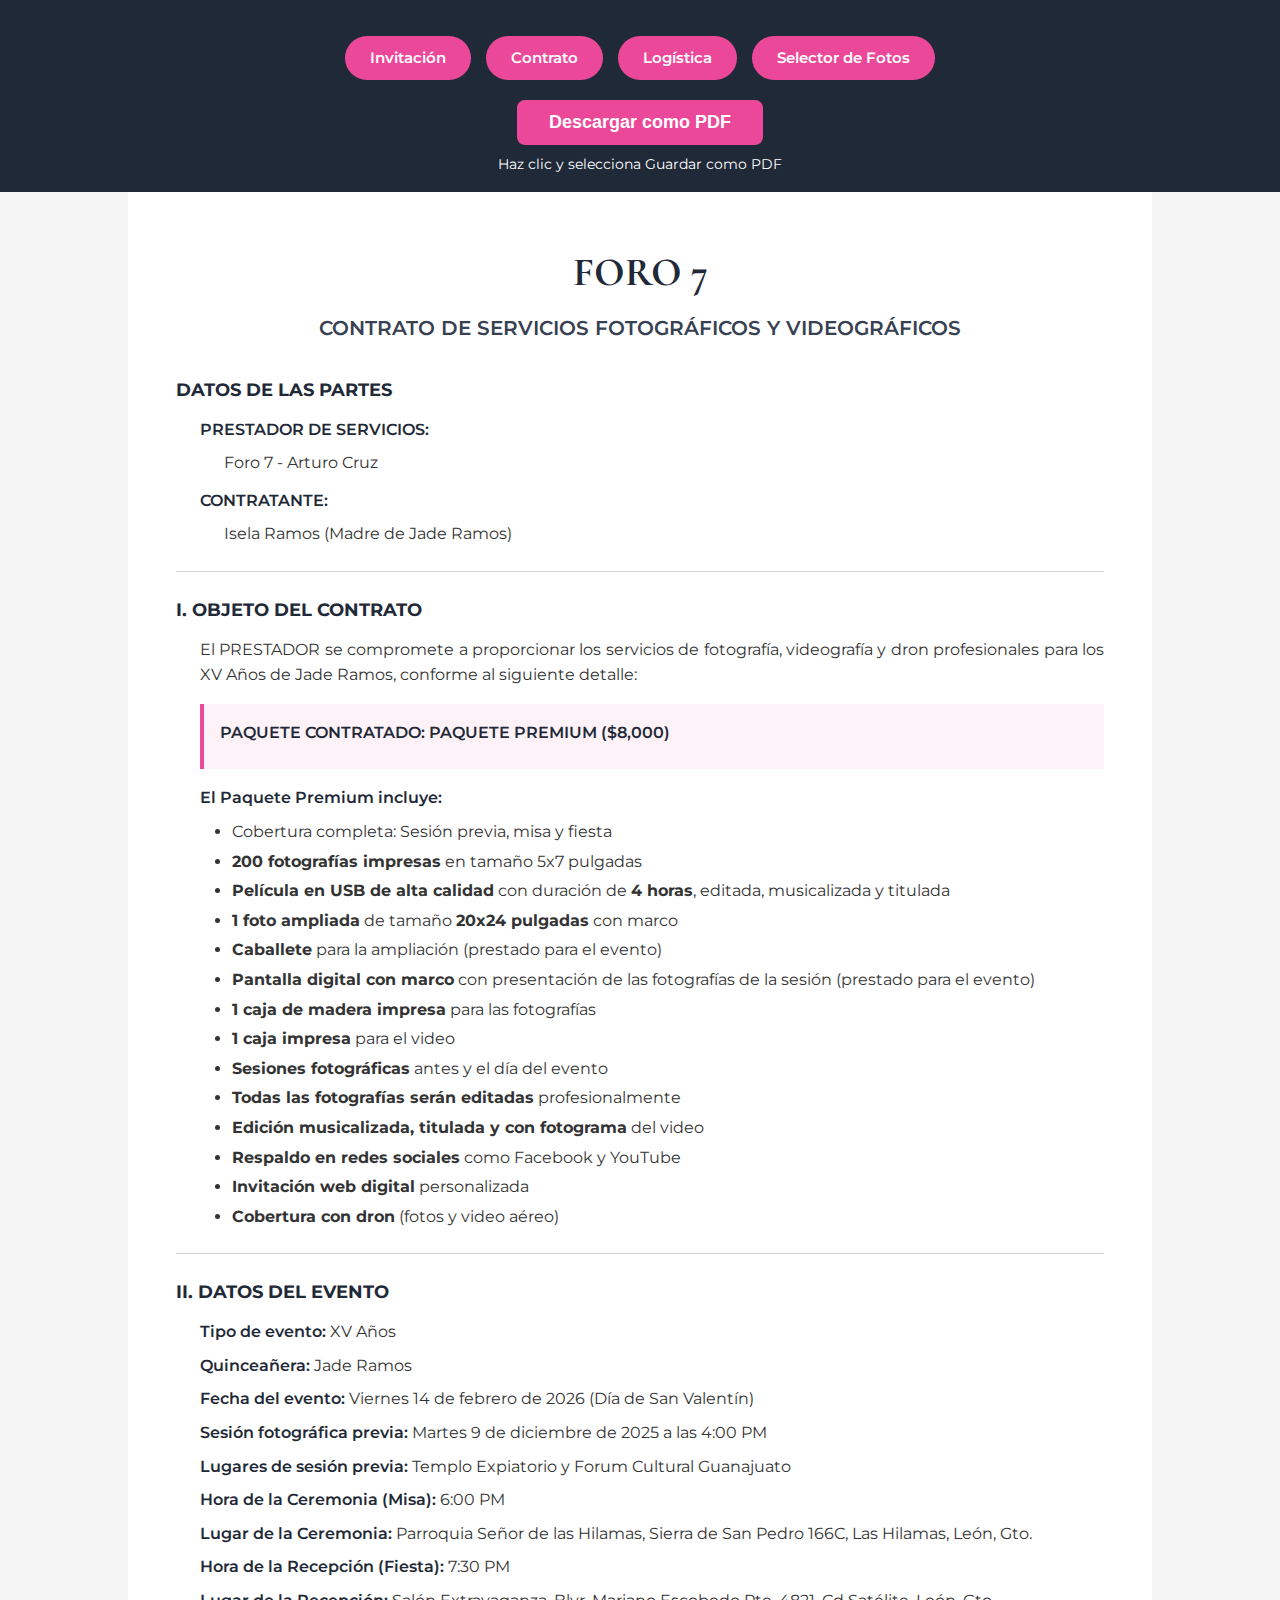
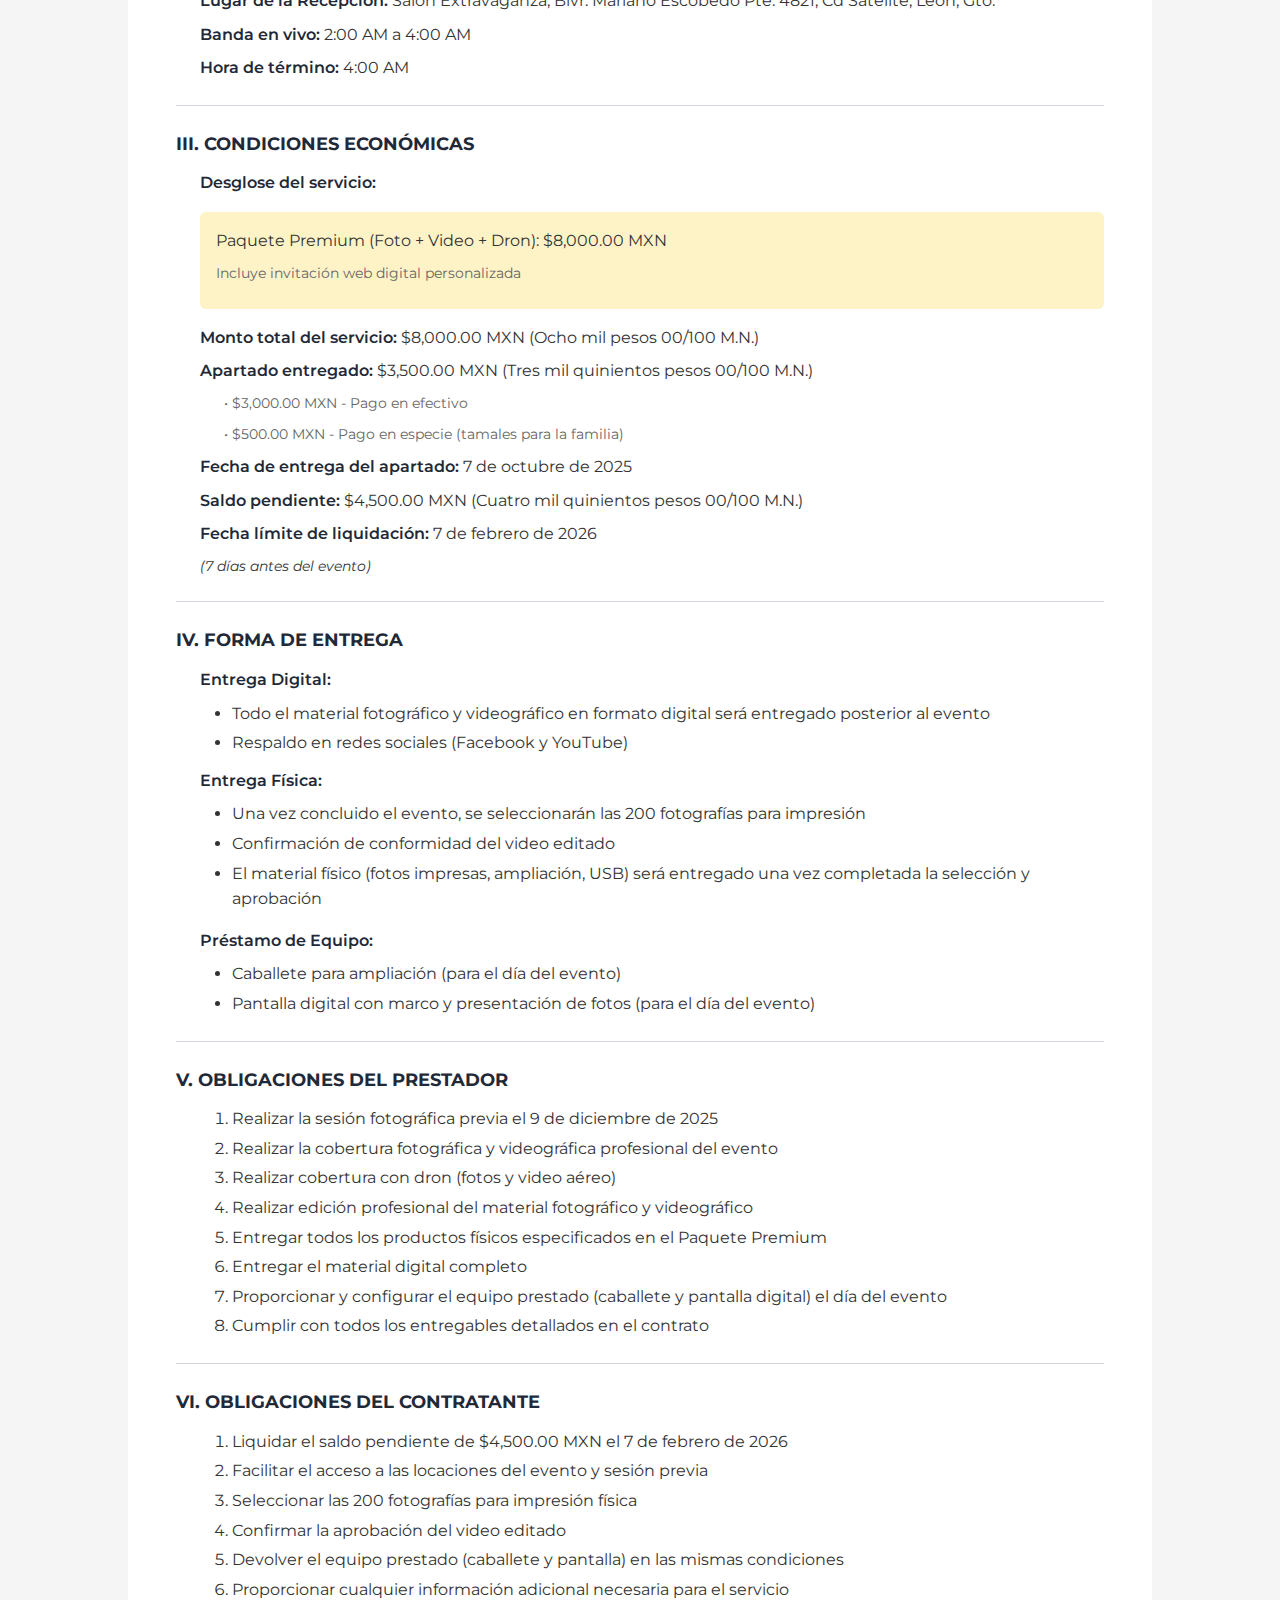
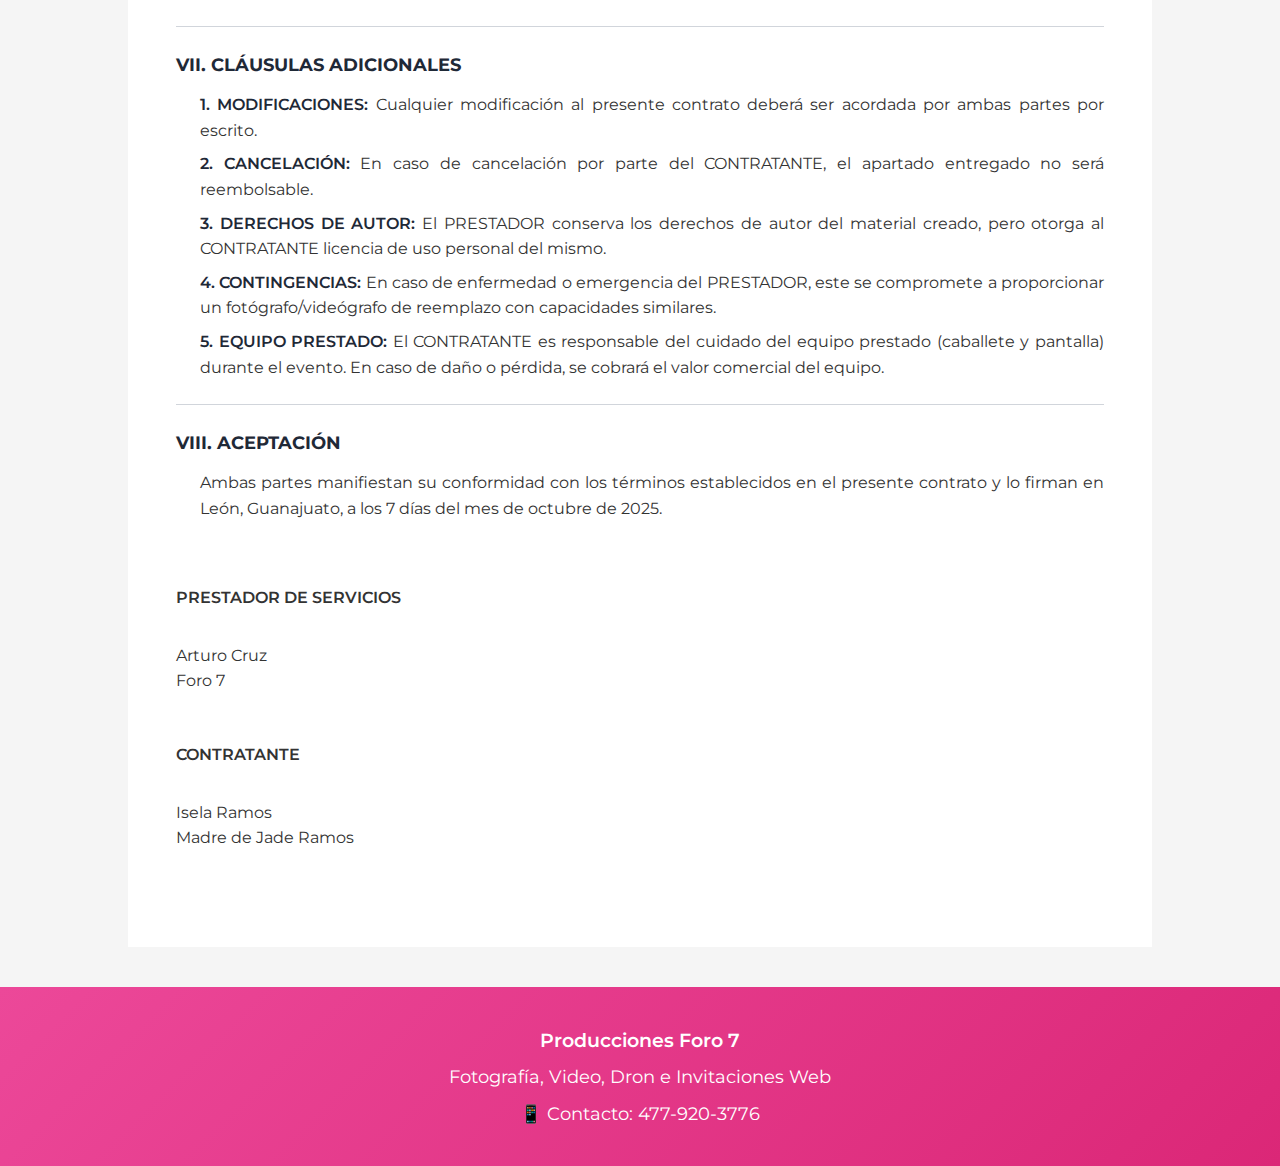
<file: contrato.html>
<!DOCTYPE html>
<html lang="es">
<head>
    <meta charset="UTF-8">
    <meta name="viewport" content="width=device-width, initial-scale=1.0">
    <title>Contrato - XV Años de Jade Ramos | Foro 7</title>
    <meta name="description" content="Contrato de servicios fotográficos y videográficos - XV Años de Jade Ramos">
    <link rel="icon" type="image/svg+xml" href="favicon.svg">
    <link href="https://fonts.googleapis.com/css2?family=Cormorant+Garamond:wght@300;400;600&family=Montserrat:wght@300;400&display=swap" rel="stylesheet">
    <style>
        * {
            margin: 0;
            padding: 0;
            box-sizing: border-box;
        }

        body {
            font-family: 'Montserrat', sans-serif;
            background-color: #f5f5f5;
            color: #333;
            line-height: 1.6;
        }

        .print-header {
            background-color: #1f2937;
            padding: 1rem;
            text-align: center;
        }

        .print-button {
            background-color: #ec4899;
            color: white;
            padding: 0.75rem 2rem;
            border: none;
            border-radius: 0.5rem;
            font-size: 1.125rem;
            font-weight: 600;
            cursor: pointer;
            transition: background-color 0.3s;
        }

        .print-button:hover {
            background-color: #db2777;
        }

        .print-info {
            color: white;
            margin-top: 0.5rem;
            font-size: 0.875rem;
        }

        .contract-container {
            max-width: 1024px;
            margin: 0 auto;
            background: white;
            padding: 3rem;
        }

        .contract-header {
            text-align: center;
            margin-bottom: 2rem;
        }

        .contract-title {
            font-size: 2.5rem;
            font-weight: bold;
            margin-bottom: 0.5rem;
            color: #1f2937;
            font-family: 'Cormorant Garamond', serif;
        }

        .contract-subtitle {
            font-size: 1.25rem;
            font-weight: 600;
            color: #374151;
        }

        .section {
            margin-bottom: 1.5rem;
        }

        .section-title {
            font-size: 1.125rem;
            font-weight: bold;
            margin-bottom: 0.75rem;
            color: #1f2937;
        }

        .section-content {
            margin-left: 1.5rem;
        }

        .section-content p {
            margin-bottom: 0.5rem;
        }

        .section-content ul, .section-content ol {
            margin-left: 2rem;
            margin-bottom: 0.75rem;
        }

        .section-content li {
            margin-bottom: 0.25rem;
        }

        .highlight {
            font-weight: 600;
            color: #1f2937;
        }

        .divider {
            border: none;
            border-top: 1px solid #d1d5db;
            margin: 1.5rem 0;
        }

        .signatures {
            margin-top: 4rem;
        }

        .signature-section {
            margin-bottom: 3rem;
        }

        .signature-title {
            font-weight: 600;
            margin-bottom: 2rem;
        }

        .text-justify {
            text-align: justify;
        }

        .package-details {
            background-color: #fdf2f8;
            padding: 1rem;
            border-left: 4px solid #ec4899;
            margin: 1rem 0;
        }

        .price-breakdown {
            background-color: #fef3c7;
            padding: 1rem;
            border-radius: 0.375rem;
            margin: 1rem 0;
        }

        .nav-links {
            display: flex;
            justify-content: center;
            gap: 15px;
            margin: 20px 0;
            flex-wrap: wrap;
        }

        .nav-links a {
            display: inline-block;
            background: #ec4899;
            color: white;
            padding: 10px 25px;
            border-radius: 25px;
            text-decoration: none;
            transition: all 0.3s;
            font-size: 0.95em;
            font-weight: 600;
        }

        .nav-links a:hover {
            background: #db2777;
            transform: translateY(-2px);
            box-shadow: 0 5px 15px rgba(236, 72, 153, 0.3);
        }

        @media print {
            .print-header {
                display: none !important;
            }

            .nav-links {
                display: none !important;
            }

            body {
                margin: 0;
                padding: 0;
                background: white;
            }

            .contract-container {
                padding: 2rem;
                box-shadow: none;
            }

            @page {
                margin: 2cm;
            }

            .section {
                break-inside: avoid;
            }

            .signatures {
                page-break-before: auto;
            }
        }

        @media (max-width: 768px) {
            .contract-container {
                padding: 1.5rem;
            }

            .contract-title {
                font-size: 2rem;
            }
        }

        .footer {
            background: linear-gradient(135deg, #ec4899 0%, #db2777 100%);
            color: white;
            text-align: center;
            padding: 30px 20px;
            margin-top: 40px;
        }

        .footer p {
            margin: 8px 0;
            font-size: 1.1rem;
        }

        .footer .company-name {
            font-weight: 600;
            font-size: 1.2rem;
        }
    </style>
</head>
<body>
    <div class="print-header">
        <div class="nav-links">
            <a href="index.html">Invitación</a>
            <a href="contrato.html">Contrato</a>
            <a href="logistica.html">Logística</a>
            <a href="selector.html">Selector de Fotos</a>
        </div>
        <button class="print-button" onclick="window.print()">
            Descargar como PDF
        </button>
        <p class="print-info">
            Haz clic y selecciona Guardar como PDF
        </p>
    </div>

    <div class="contract-container">
        <div class="contract-header">
            <h1 class="contract-title">FORO 7</h1>
            <h2 class="contract-subtitle">CONTRATO DE SERVICIOS FOTOGRÁFICOS Y VIDEOGRÁFICOS</h2>
        </div>

        <div class="section">
            <h3 class="section-title">DATOS DE LAS PARTES</h3>
            <div class="section-content">
                <p><span class="highlight">PRESTADOR DE SERVICIOS:</span></p>
                <p style="margin-left: 1.5rem; margin-bottom: 0.75rem;">Foro 7 - Arturo Cruz</p>
                <p><span class="highlight">CONTRATANTE:</span></p>
                <p style="margin-left: 1.5rem;">Isela Ramos (Madre de Jade Ramos)</p>
            </div>
        </div>

        <hr class="divider">

        <div class="section">
            <h3 class="section-title">I. OBJETO DEL CONTRATO</h3>
            <div class="section-content">
                <p class="text-justify">
                    El PRESTADOR se compromete a proporcionar los servicios de fotografía, videografía y dron profesionales para los XV Años de Jade Ramos, conforme al siguiente detalle:
                </p>

                <div class="package-details">
                    <p class="highlight">PAQUETE CONTRATADO: PAQUETE PREMIUM ($8,000)</p>
                </div>

                <p class="highlight" style="margin-top: 1rem; margin-bottom: 0.5rem;">El Paquete Premium incluye:</p>
                <ul>
                    <li>Cobertura completa: Sesión previa, misa y fiesta</li>
                    <li><strong>200 fotografías impresas</strong> en tamaño 5x7 pulgadas</li>
                    <li><strong>Película en USB de alta calidad</strong> con duración de <strong>4 horas</strong>, editada, musicalizada y titulada</li>
                    <li><strong>1 foto ampliada</strong> de tamaño <strong>20x24 pulgadas</strong> con marco</li>
                    <li><strong>Caballete</strong> para la ampliación (prestado para el evento)</li>
                    <li><strong>Pantalla digital con marco</strong> con presentación de las fotografías de la sesión (prestado para el evento)</li>
                    <li><strong>1 caja de madera impresa</strong> para las fotografías</li>
                    <li><strong>1 caja impresa</strong> para el video</li>
                    <li><strong>Sesiones fotográficas</strong> antes y el día del evento</li>
                    <li><strong>Todas las fotografías serán editadas</strong> profesionalmente</li>
                    <li><strong>Edición musicalizada, titulada y con fotograma</strong> del video</li>
                    <li><strong>Respaldo en redes sociales</strong> como Facebook y YouTube</li>
                    <li><strong>Invitación web digital</strong> personalizada</li>
                    <li><strong>Cobertura con dron</strong> (fotos y video aéreo)</li>
                </ul>
            </div>
        </div>

        <hr class="divider">

        <div class="section">
            <h3 class="section-title">II. DATOS DEL EVENTO</h3>
            <div class="section-content">
                <p><span class="highlight">Tipo de evento:</span> XV Años</p>
                <p><span class="highlight">Quinceañera:</span> Jade Ramos</p>
                <p><span class="highlight">Fecha del evento:</span> Viernes 14 de febrero de 2026 (Día de San Valentín)</p>
                <p><span class="highlight">Sesión fotográfica previa:</span> Martes 9 de diciembre de 2025 a las 4:00 PM</p>
                <p><span class="highlight">Lugares de sesión previa:</span> Templo Expiatorio y Forum Cultural Guanajuato</p>
                <p><span class="highlight">Hora de la Ceremonia (Misa):</span> 6:00 PM</p>
                <p><span class="highlight">Lugar de la Ceremonia:</span> Parroquia Señor de las Hilamas, Sierra de San Pedro 166C, Las Hilamas, León, Gto.</p>
                <p><span class="highlight">Hora de la Recepción (Fiesta):</span> 7:30 PM</p>
                <p><span class="highlight">Lugar de la Recepción:</span> Salón Extravaganza, Blvr. Mariano Escobedo Pte. 4821, Cd Satélite, León, Gto.</p>
                <p><span class="highlight">Banda en vivo:</span> 2:00 AM a 4:00 AM</p>
                <p><span class="highlight">Hora de término:</span> 4:00 AM</p>
            </div>
        </div>

        <hr class="divider">

        <div class="section">
            <h3 class="section-title">III. CONDICIONES ECONÓMICAS</h3>
            <div class="section-content">
                <p class="highlight" style="margin-bottom: 0.5rem;">Desglose del servicio:</p>
                <div class="price-breakdown">
                    <p>Paquete Premium (Foto + Video + Dron): $8,000.00 MXN</p>
                    <p style="font-size: 0.9em; color: #666; margin-top: 5px;">Incluye invitación web digital personalizada</p>
                </div>

                <p><span class="highlight">Monto total del servicio:</span> $8,000.00 MXN (Ocho mil pesos 00/100 M.N.)</p>
                <p><span class="highlight">Apartado entregado:</span> $3,500.00 MXN (Tres mil quinientos pesos 00/100 M.N.)</p>
                <p style="margin-left: 1.5rem; font-size: 0.9em; color: #666;">• $3,000.00 MXN - Pago en efectivo</p>
                <p style="margin-left: 1.5rem; font-size: 0.9em; color: #666;">• $500.00 MXN - Pago en especie (tamales para la familia)</p>
                <p><span class="highlight">Fecha de entrega del apartado:</span> 7 de octubre de 2025</p>
                <p><span class="highlight">Saldo pendiente:</span> $4,500.00 MXN (Cuatro mil quinientos pesos 00/100 M.N.)</p>
                <p style="margin-top: 0.5rem;"><span class="highlight">Fecha límite de liquidación:</span> 7 de febrero de 2026</p>
                <p style="font-style: italic; font-size: 0.875rem;">(7 días antes del evento)</p>
            </div>
        </div>

        <hr class="divider">

        <div class="section">
            <h3 class="section-title">IV. FORMA DE ENTREGA</h3>
            <div class="section-content">
                <p class="highlight" style="margin-bottom: 0.5rem;">Entrega Digital:</p>
                <ul style="margin-bottom: 0.75rem;">
                    <li>Todo el material fotográfico y videográfico en formato digital será entregado posterior al evento</li>
                    <li>Respaldo en redes sociales (Facebook y YouTube)</li>
                </ul>

                <p class="highlight" style="margin-bottom: 0.5rem;">Entrega Física:</p>
                <ul>
                    <li>Una vez concluido el evento, se seleccionarán las 200 fotografías para impresión</li>
                    <li>Confirmación de conformidad del video editado</li>
                    <li>El material físico (fotos impresas, ampliación, USB) será entregado una vez completada la selección y aprobación</li>
                </ul>

                <p class="highlight" style="margin-top: 1rem; margin-bottom: 0.5rem;">Préstamo de Equipo:</p>
                <ul>
                    <li>Caballete para ampliación (para el día del evento)</li>
                    <li>Pantalla digital con marco y presentación de fotos (para el día del evento)</li>
                </ul>
            </div>
        </div>

        <hr class="divider">

        <div class="section">
            <h3 class="section-title">V. OBLIGACIONES DEL PRESTADOR</h3>
            <div class="section-content">
                <ol>
                    <li>Realizar la sesión fotográfica previa el 9 de diciembre de 2025</li>
                    <li>Realizar la cobertura fotográfica y videográfica profesional del evento</li>
                    <li>Realizar cobertura con dron (fotos y video aéreo)</li>
                    <li>Realizar edición profesional del material fotográfico y videográfico</li>
                    <li>Entregar todos los productos físicos especificados en el Paquete Premium</li>
                    <li>Entregar el material digital completo</li>
                    <li>Proporcionar y configurar el equipo prestado (caballete y pantalla digital) el día del evento</li>
                    <li>Cumplir con todos los entregables detallados en el contrato</li>
                </ol>
            </div>
        </div>

        <hr class="divider">

        <div class="section">
            <h3 class="section-title">VI. OBLIGACIONES DEL CONTRATANTE</h3>
            <div class="section-content">
                <ol>
                    <li>Liquidar el saldo pendiente de $4,500.00 MXN el 7 de febrero de 2026</li>
                    <li>Facilitar el acceso a las locaciones del evento y sesión previa</li>
                    <li>Seleccionar las 200 fotografías para impresión física</li>
                    <li>Confirmar la aprobación del video editado</li>
                    <li>Devolver el equipo prestado (caballete y pantalla) en las mismas condiciones</li>
                    <li>Proporcionar cualquier información adicional necesaria para el servicio</li>
                </ol>
            </div>
        </div>

        <hr class="divider">

        <div class="section">
            <h3 class="section-title">VII. CLÁUSULAS ADICIONALES</h3>
            <div class="section-content">
                <p class="text-justify" style="margin-bottom: 0.5rem;">
                    <span class="highlight">1. MODIFICACIONES:</span> Cualquier modificación al presente contrato deberá ser acordada por ambas partes por escrito.
                </p>

                <p class="text-justify" style="margin-bottom: 0.5rem;">
                    <span class="highlight">2. CANCELACIÓN:</span> En caso de cancelación por parte del CONTRATANTE, el apartado entregado no será reembolsable.
                </p>

                <p class="text-justify" style="margin-bottom: 0.5rem;">
                    <span class="highlight">3. DERECHOS DE AUTOR:</span> El PRESTADOR conserva los derechos de autor del material creado, pero otorga al CONTRATANTE licencia de uso personal del mismo.
                </p>

                <p class="text-justify" style="margin-bottom: 0.5rem;">
                    <span class="highlight">4. CONTINGENCIAS:</span> En caso de enfermedad o emergencia del PRESTADOR, este se compromete a proporcionar un fotógrafo/videógrafo de reemplazo con capacidades similares.
                </p>

                <p class="text-justify" style="margin-bottom: 0.5rem;">
                    <span class="highlight">5. EQUIPO PRESTADO:</span> El CONTRATANTE es responsable del cuidado del equipo prestado (caballete y pantalla) durante el evento. En caso de daño o pérdida, se cobrará el valor comercial del equipo.
                </p>
            </div>
        </div>

        <hr class="divider">

        <div class="section">
            <h3 class="section-title">VIII. ACEPTACIÓN</h3>
            <div class="section-content">
                <p class="text-justify">
                    Ambas partes manifiestan su conformidad con los términos establecidos en el presente contrato y lo firman en León, Guanajuato, a los 7 días del mes de octubre de 2025.
                </p>
            </div>
        </div>

        <div class="signatures">
            <div class="signature-section">
                <p class="signature-title">PRESTADOR DE SERVICIOS</p>
                <div class="signature-line">
                    <p class="signature-name">Arturo Cruz</p>
                    <p class="signature-label">Foro 7</p>
                </div>
            </div>

            <div class="signature-section">
                <p class="signature-title">CONTRATANTE</p>
                <div class="signature-line">
                    <p class="signature-name">Isela Ramos</p>
                    <p class="signature-label">Madre de Jade Ramos</p>
                </div>
            </div>
        </div>
    </div>

    <div class="footer">
        <p class="company-name">Producciones Foro 7</p>
        <p>Fotografía, Video, Dron e Invitaciones Web</p>
        <p>📱 Contacto: 477-920-3776</p>
    </div>
</body>
</html>
</file>
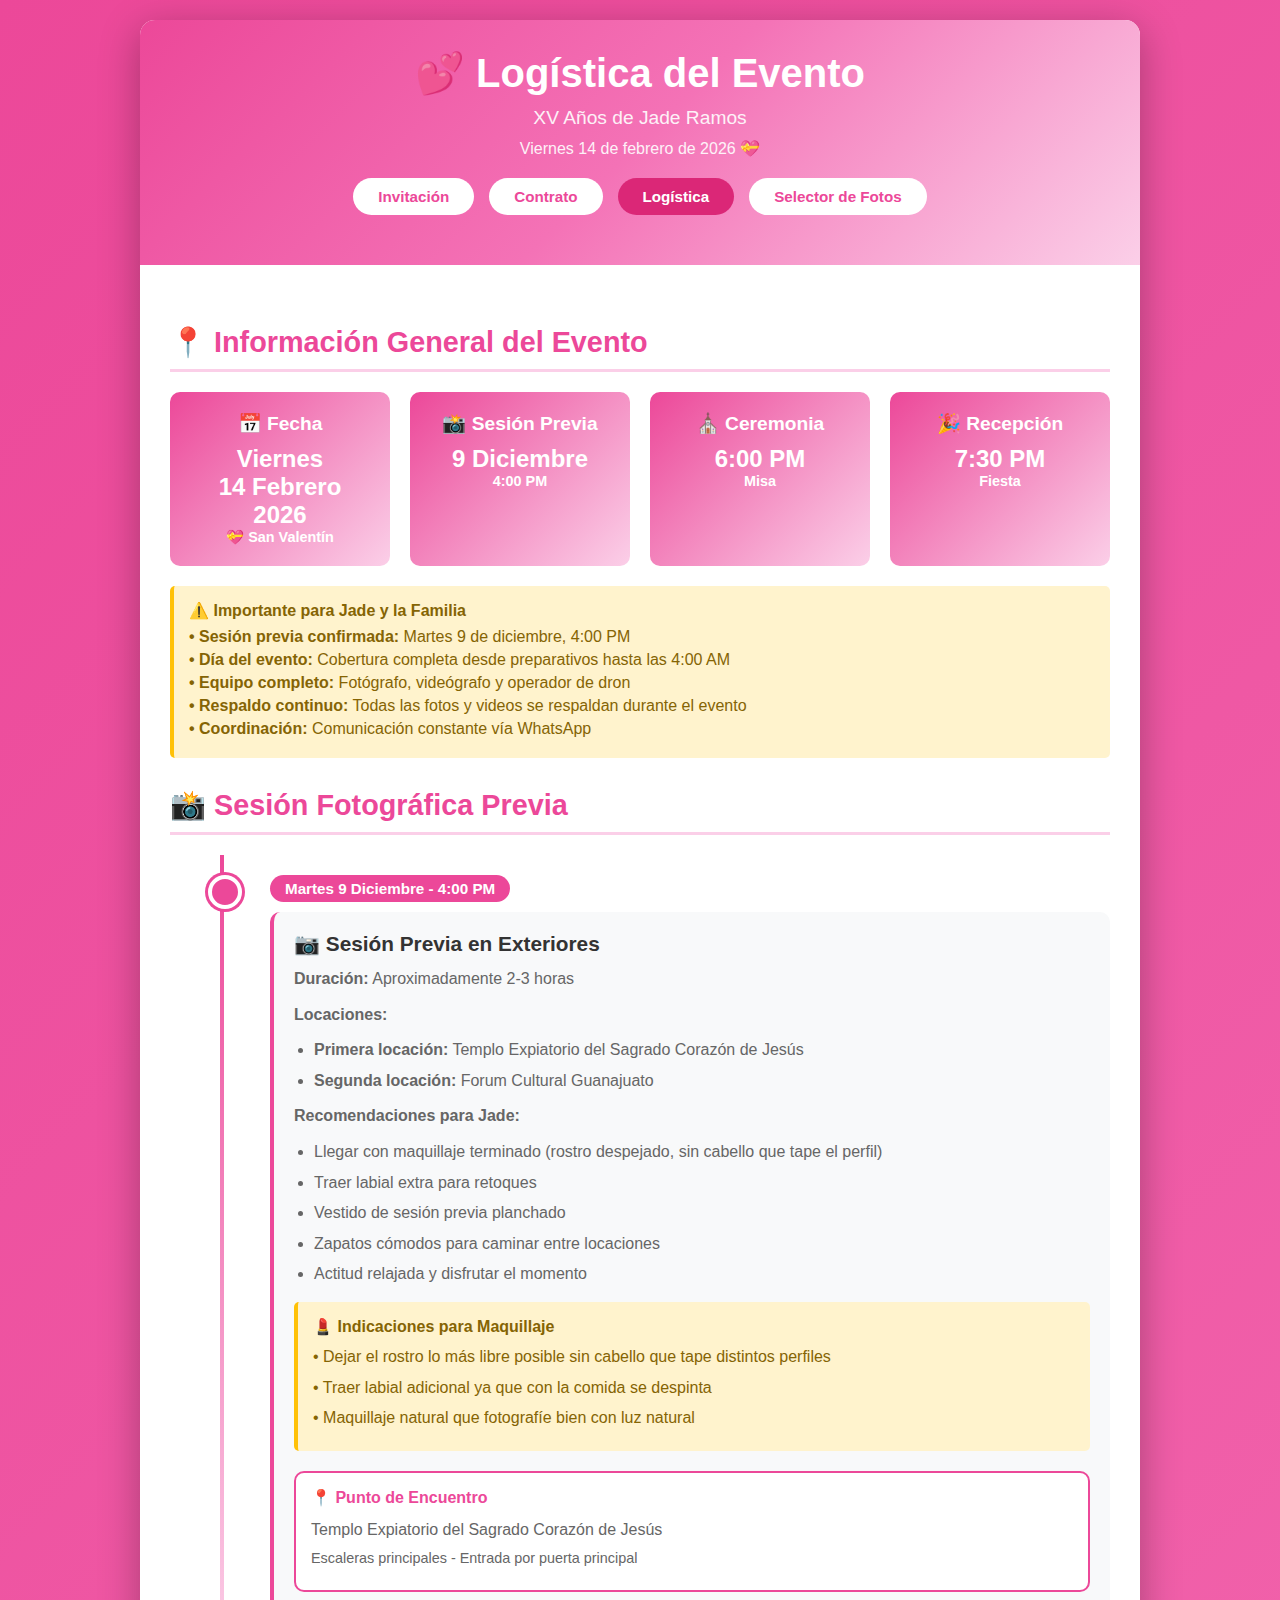
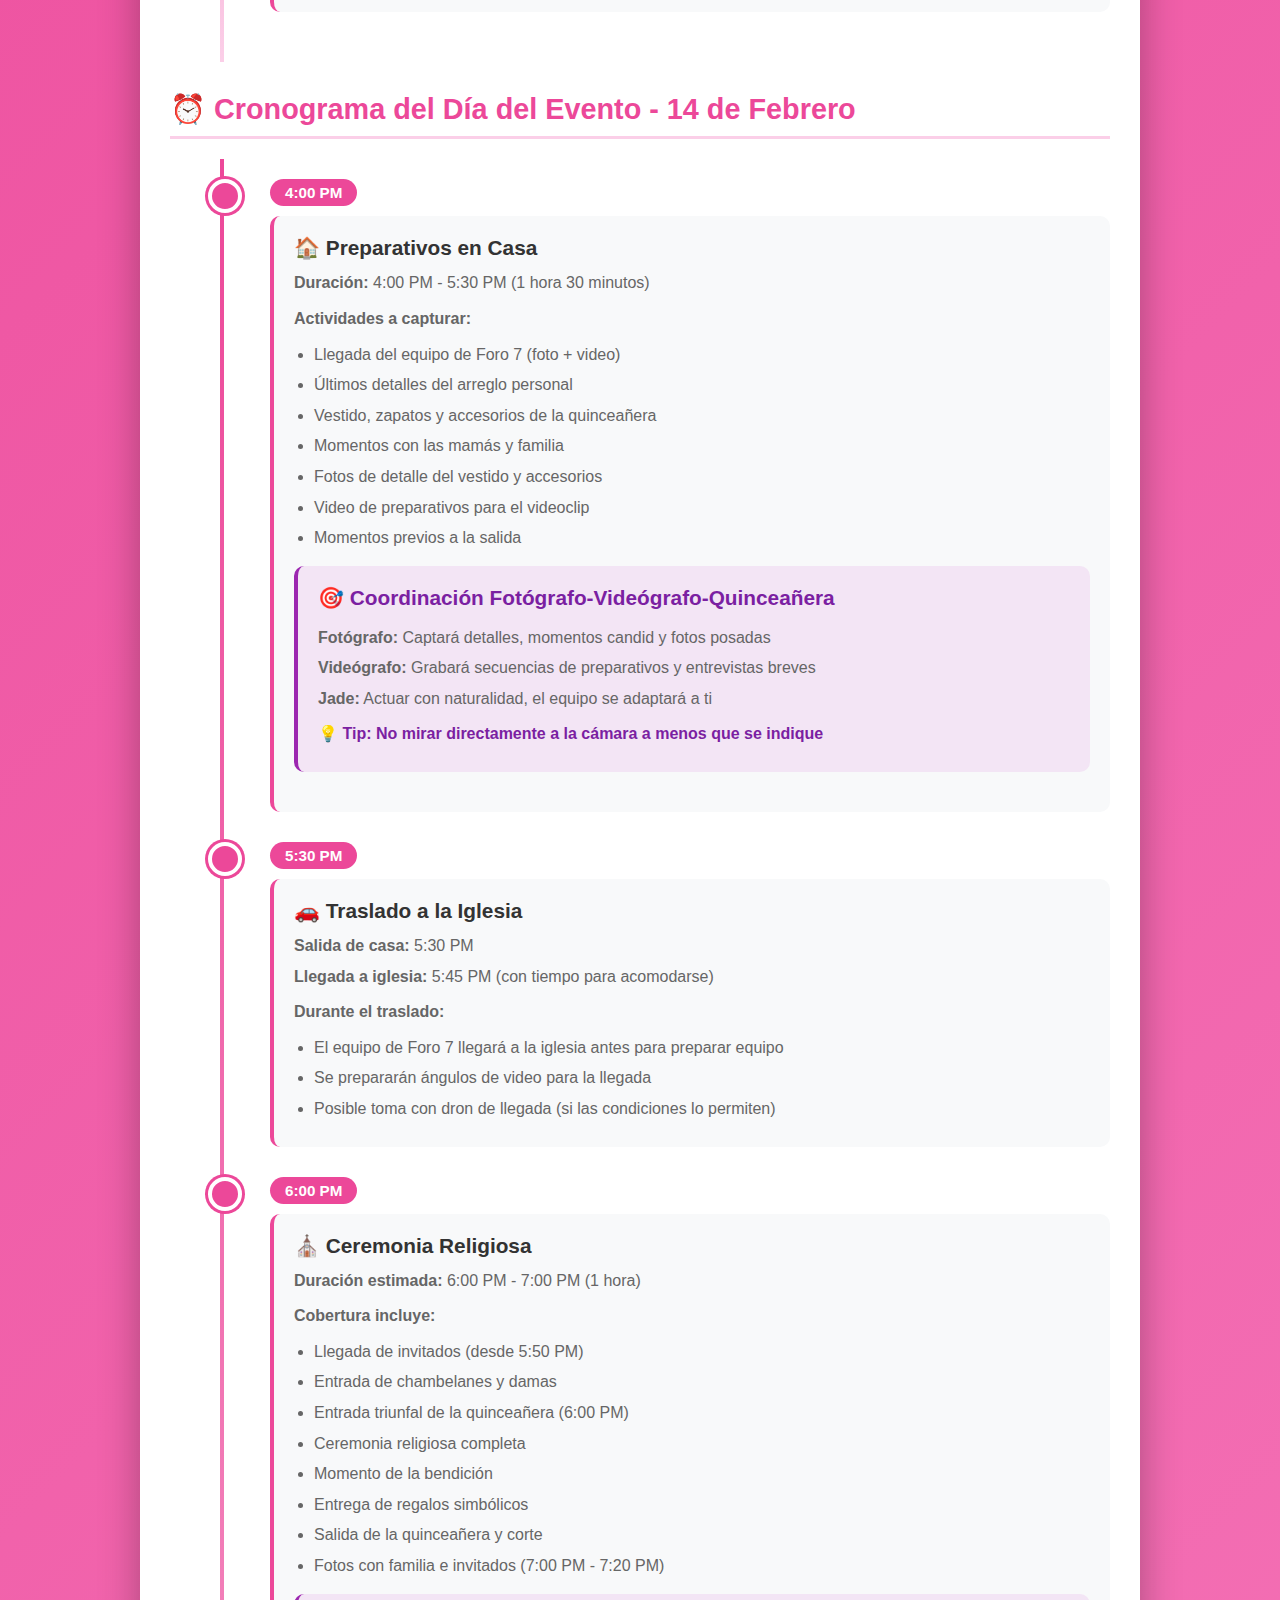
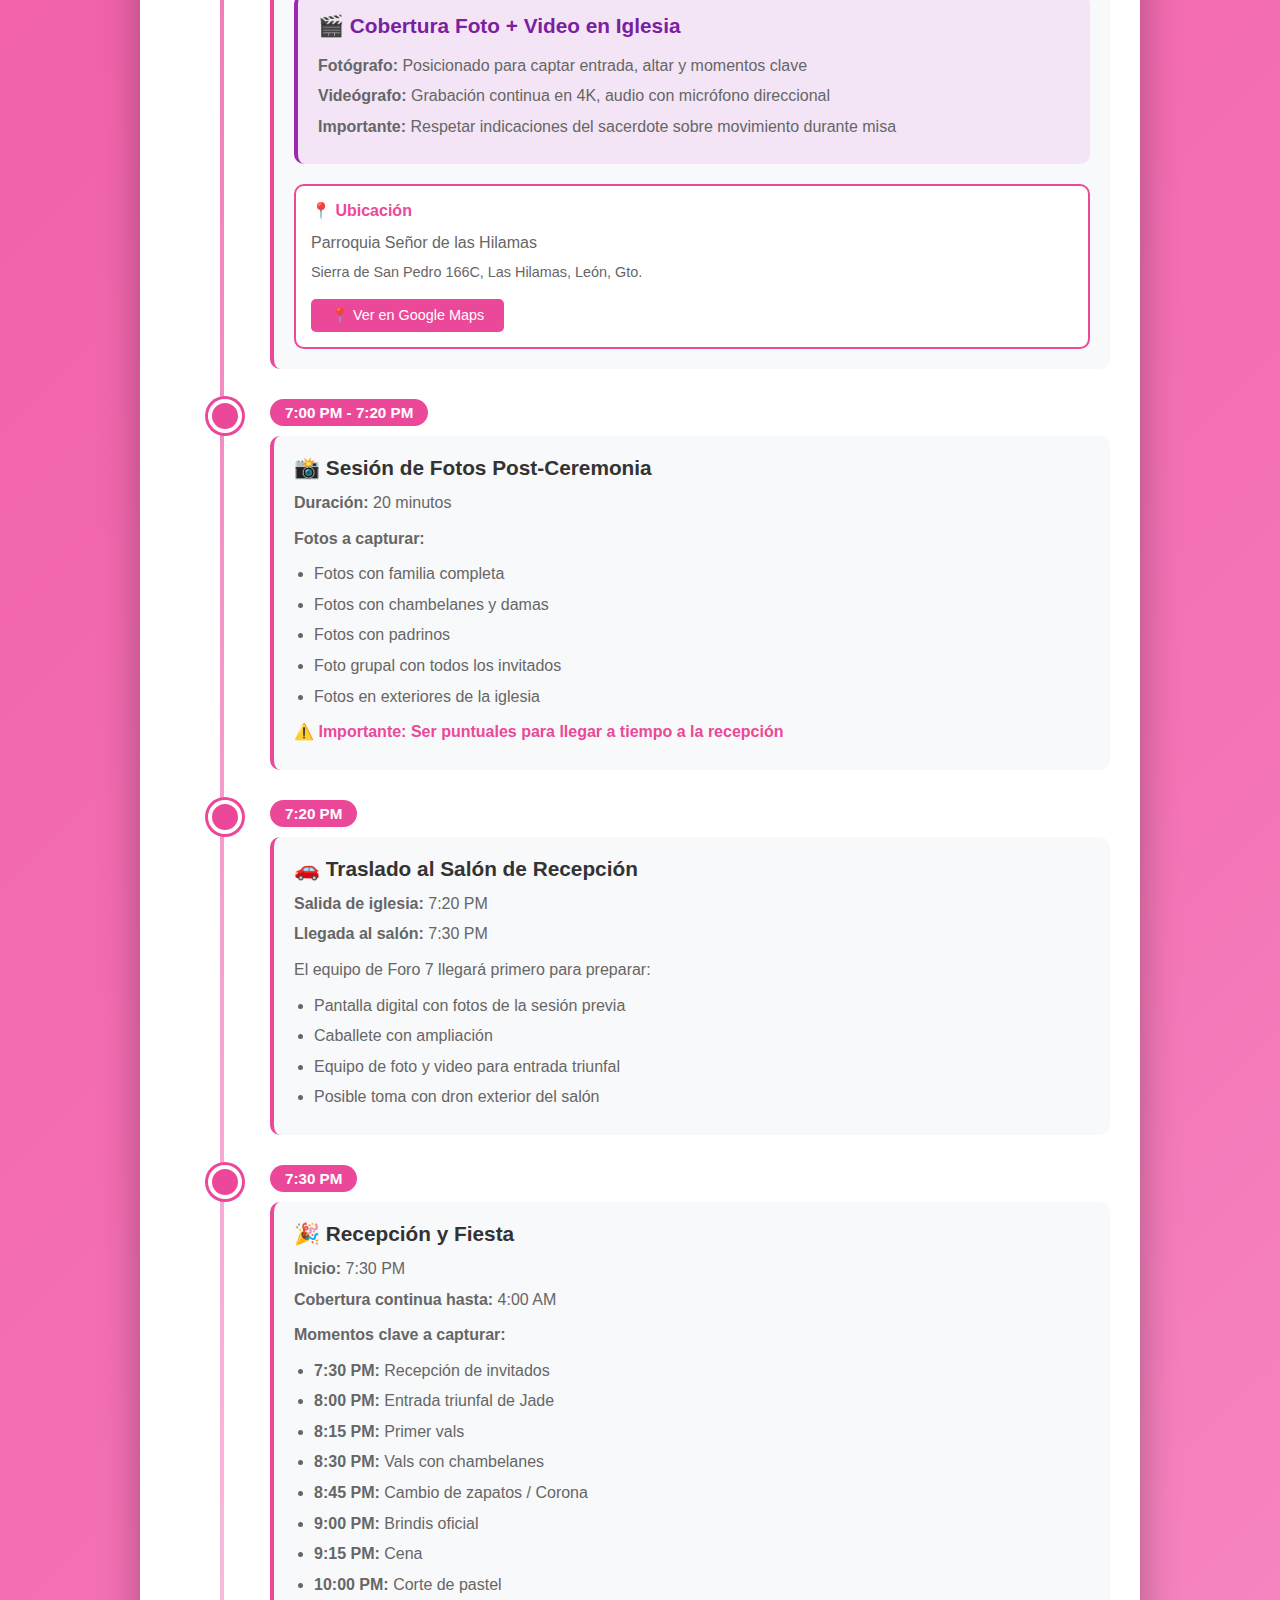
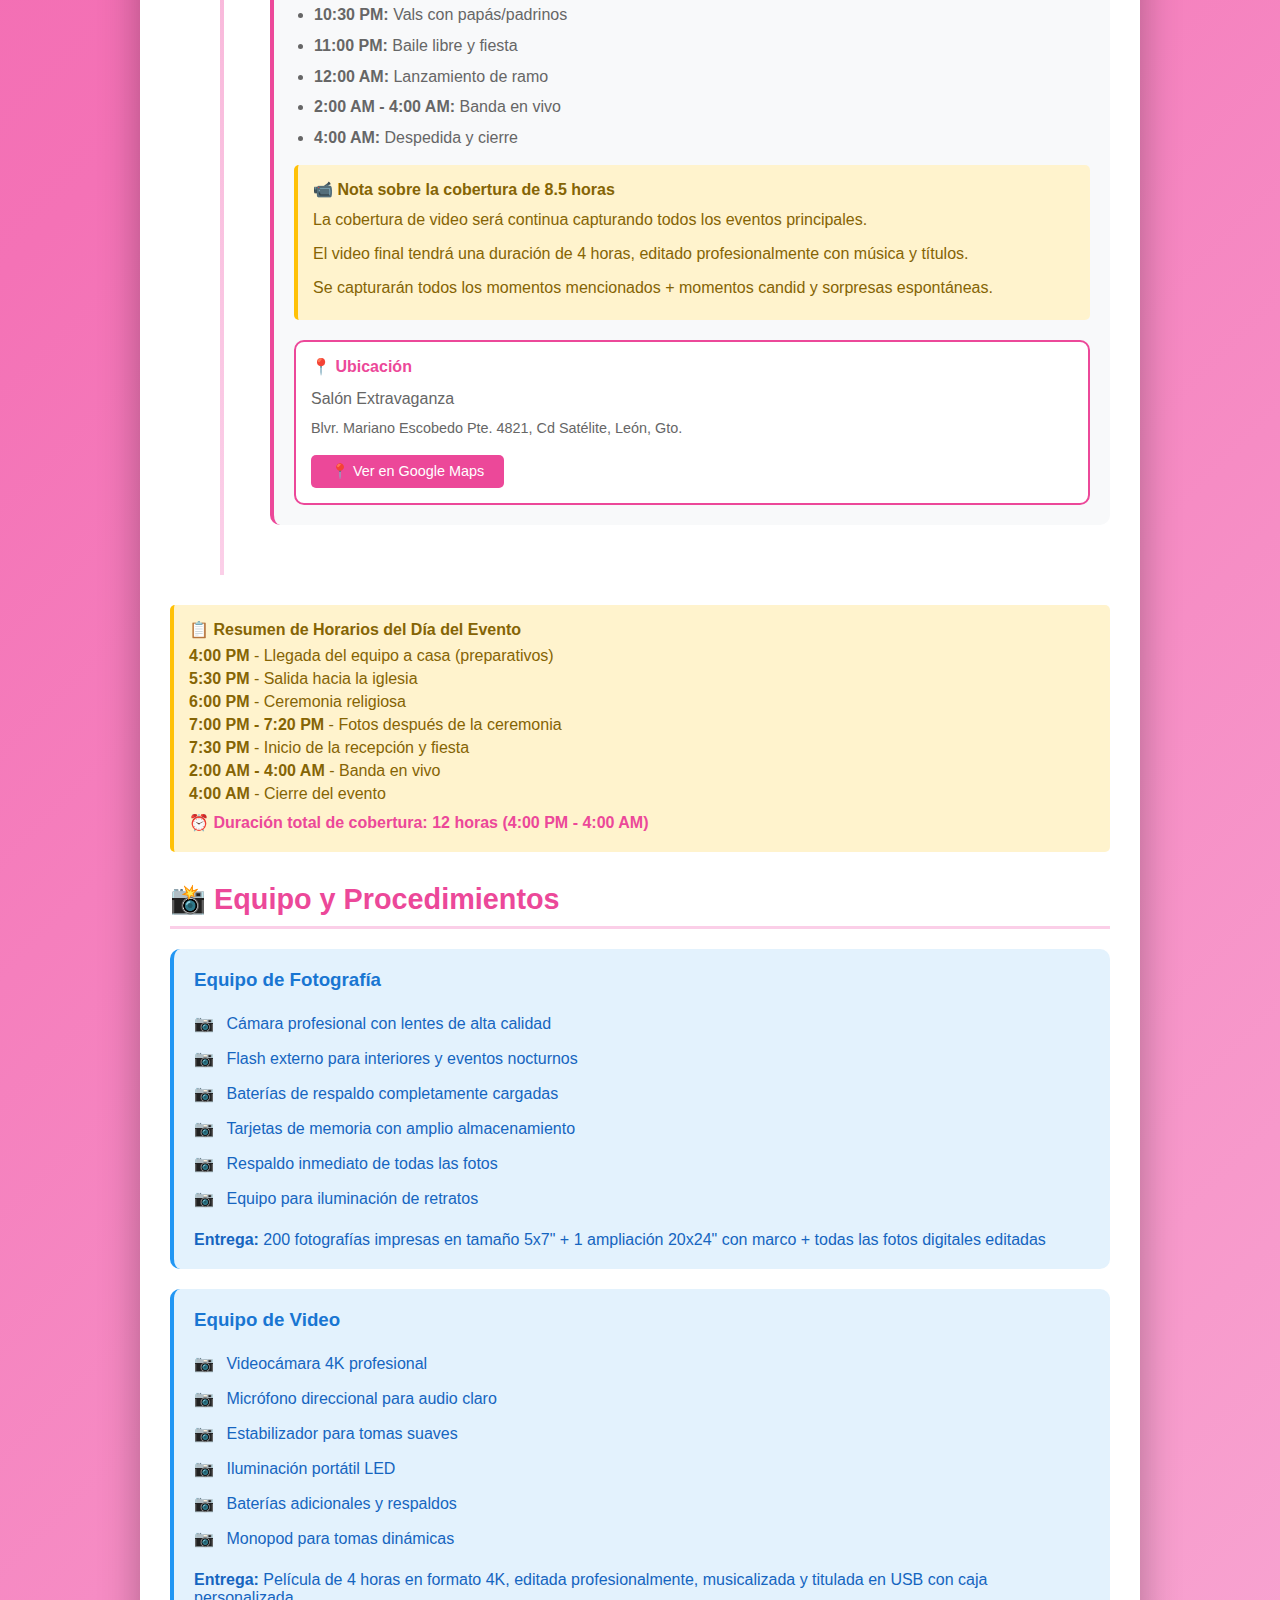
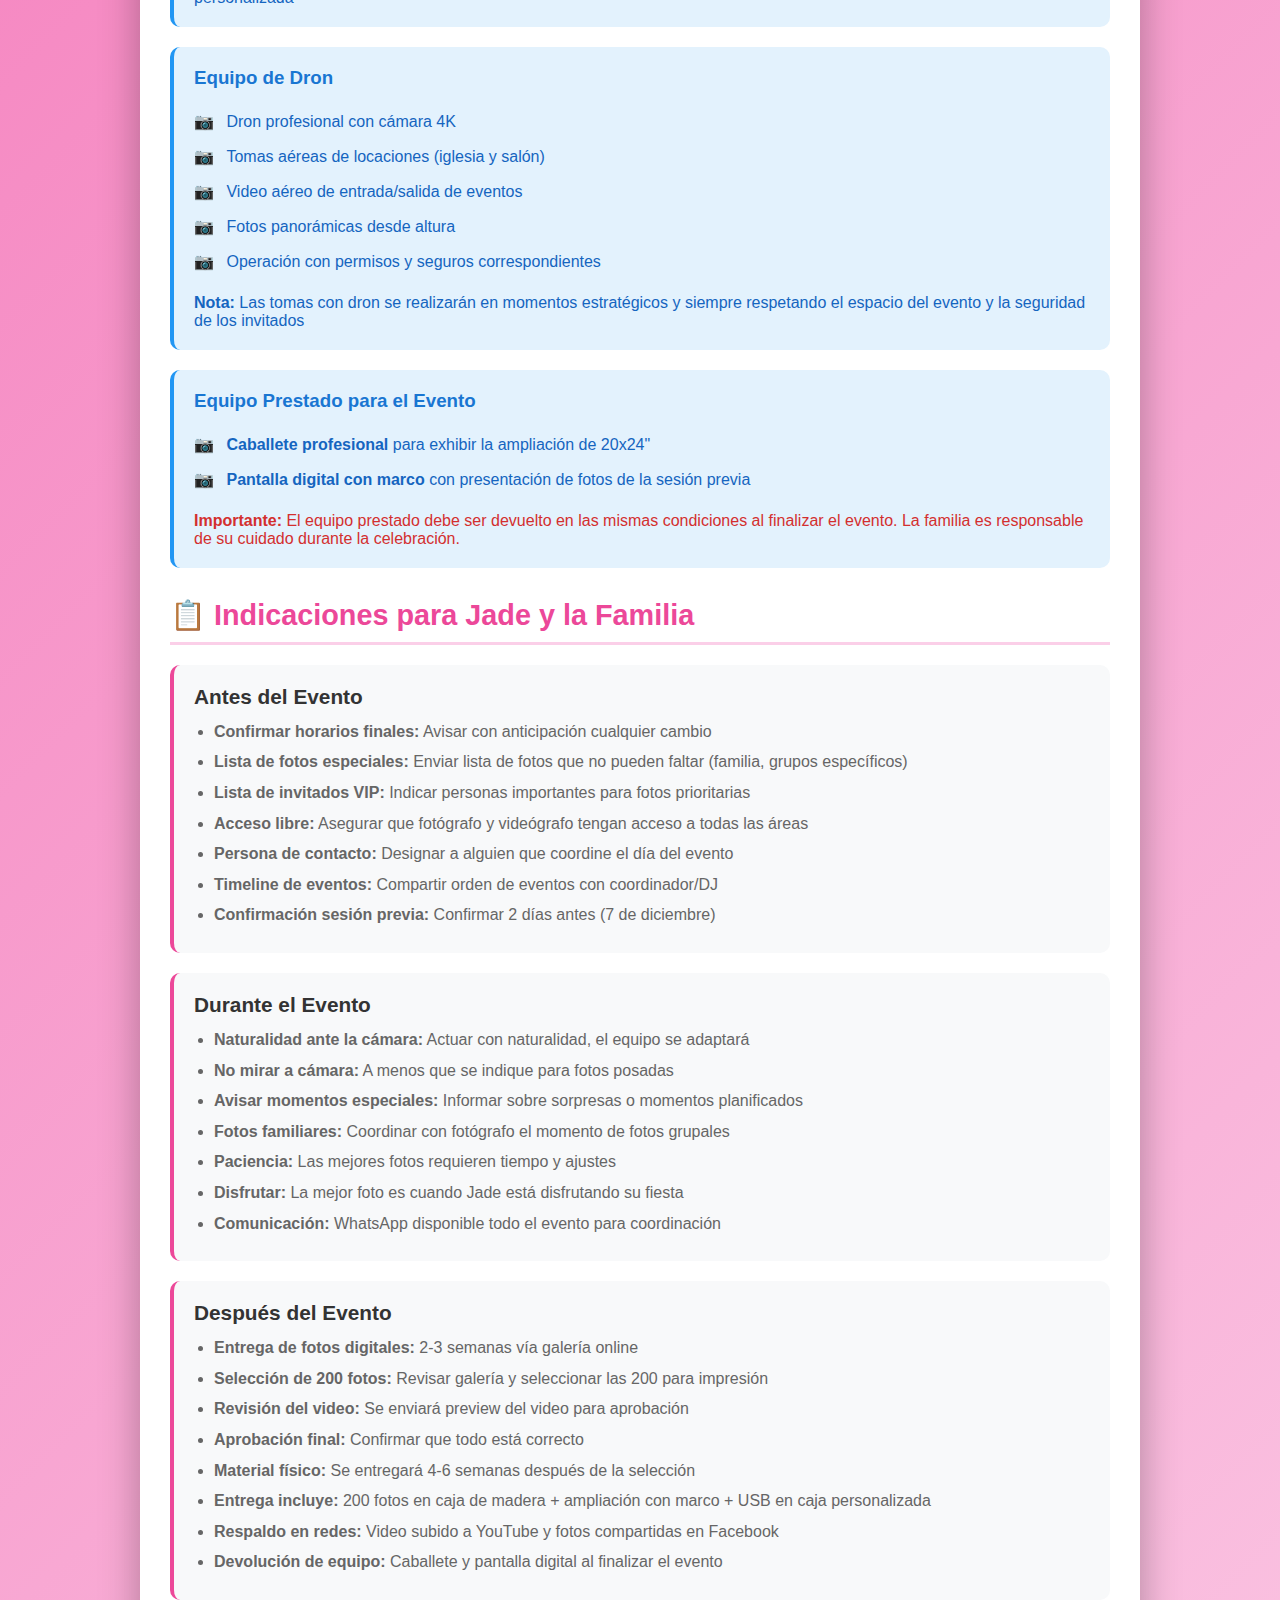
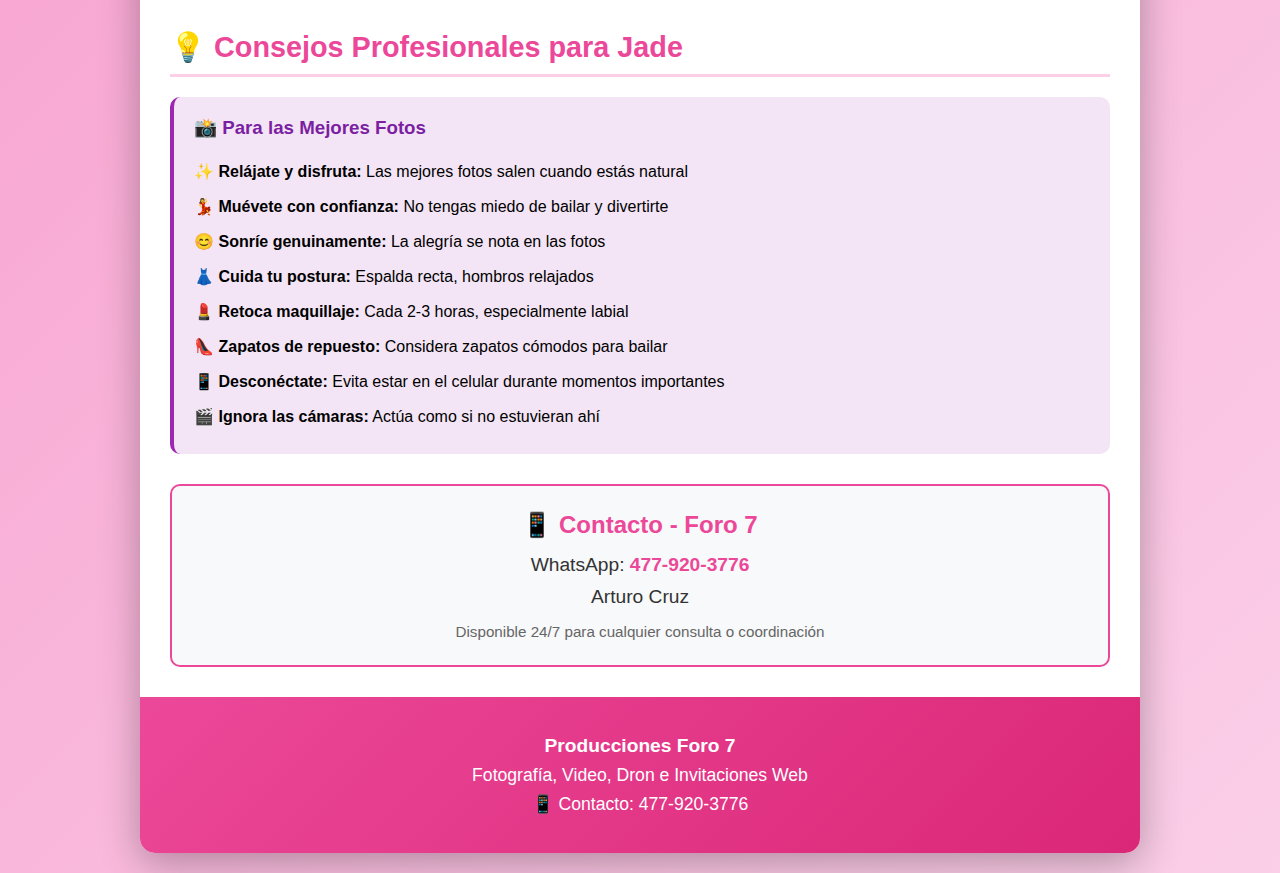
<file: logistica.html>
<!DOCTYPE html>
<html lang="es">
<head>
    <meta charset="UTF-8">
    <meta name="viewport" content="width=device-width, initial-scale=1.0">
    <title>Logística del Evento - XV Años de Jade Ramos | Foro 7</title>
    <link rel="icon" type="image/svg+xml" href="favicon.svg">
    <style>
        * {
            margin: 0;
            padding: 0;
            box-sizing: border-box;
        }

        body {
            font-family: 'Arial', sans-serif;
            background: linear-gradient(135deg, #ec4899 0%, #f472b6 50%, #fbcfe8 100%);
            min-height: 100vh;
            padding: 20px;
        }

        .logistics-container {
            max-width: 1000px;
            margin: 0 auto;
            background: white;
            border-radius: 15px;
            overflow: hidden;
            box-shadow: 0 10px 40px rgba(0, 0, 0, 0.3);
        }

        .header {
            background: linear-gradient(135deg, #ec4899 0%, #f472b6 50%, #fbcfe8 100%);
            color: white;
            padding: 30px;
            text-align: center;
        }

        .header h1 {
            font-size: 2.5em;
            margin-bottom: 10px;
        }

        .header p {
            font-size: 1.2em;
            opacity: 0.9;
        }

        .nav-links {
            display: flex;
            justify-content: center;
            gap: 15px;
            margin: 20px 0;
            flex-wrap: wrap;
        }

        .nav-links a {
            display: inline-block;
            background: white;
            color: #ec4899;
            padding: 10px 25px;
            border-radius: 25px;
            text-decoration: none;
            transition: all 0.3s;
            font-size: 0.95em;
            font-weight: 600;
        }

        .nav-links a:hover {
            background: rgba(255, 255, 255, 0.9);
            transform: translateY(-2px);
            box-shadow: 0 5px 15px rgba(0, 0, 0, 0.2);
        }

        .nav-links a.active {
            background: #db2777;
            color: white;
        }

        .content {
            padding: 30px;
        }

        .timeline {
            position: relative;
            padding: 20px 0;
        }

        .timeline::before {
            content: '';
            position: absolute;
            left: 50px;
            top: 0;
            bottom: 0;
            width: 4px;
            background: linear-gradient(to bottom, #ec4899, #fbcfe8);
        }

        .timeline-item {
            position: relative;
            margin-bottom: 30px;
            padding-left: 100px;
        }

        .timeline-item::before {
            content: '';
            position: absolute;
            left: 38px;
            top: 0;
            width: 26px;
            height: 26px;
            border-radius: 50%;
            background: #ec4899;
            border: 4px solid white;
            box-shadow: 0 0 0 3px #ec4899;
        }

        .time-badge {
            display: inline-block;
            background: #ec4899;
            color: white;
            padding: 5px 15px;
            border-radius: 20px;
            font-weight: bold;
            margin-bottom: 10px;
            font-size: 0.95em;
        }

        .timeline-content {
            background: #f8f9fa;
            padding: 20px;
            border-radius: 10px;
            border-left: 4px solid #ec4899;
        }

        .timeline-content h3 {
            color: #333;
            margin-bottom: 10px;
            font-size: 1.3em;
        }

        .timeline-content p {
            color: #666;
            line-height: 1.6;
            margin: 5px 0;
        }

        .timeline-content ul {
            margin-top: 10px;
            margin-left: 20px;
            color: #666;
        }

        .timeline-content li {
            margin: 5px 0;
            line-height: 1.6;
        }

        .location-card {
            background: white;
            border: 2px solid #ec4899;
            border-radius: 10px;
            padding: 15px;
            margin-top: 15px;
        }

        .location-card h4 {
            color: #ec4899;
            margin-bottom: 10px;
        }

        .location-card a {
            display: inline-block;
            background: #ec4899;
            color: white;
            padding: 8px 20px;
            border-radius: 5px;
            text-decoration: none;
            margin-top: 10px;
            transition: all 0.3s;
            font-size: 0.9em;
        }

        .location-card a:hover {
            background: #db2777;
            transform: translateX(5px);
        }

        .section {
            margin: 30px 0;
        }

        .section h2 {
            color: #ec4899;
            font-size: 1.8em;
            margin-bottom: 20px;
            padding-bottom: 10px;
            border-bottom: 3px solid #fbcfe8;
        }

        .info-grid {
            display: grid;
            grid-template-columns: repeat(auto-fit, minmax(220px, 1fr));
            gap: 20px;
            margin: 20px 0;
        }

        .info-box {
            background: linear-gradient(135deg, #ec4899 0%, #fbcfe8 100%);
            color: white;
            padding: 20px;
            border-radius: 10px;
            text-align: center;
        }

        .info-box h3 {
            font-size: 1.2em;
            margin-bottom: 10px;
        }

        .info-box p {
            font-size: 1.5em;
            font-weight: bold;
        }

        .contact-section {
            background: #f8f9fa;
            padding: 25px;
            border-radius: 10px;
            margin-top: 30px;
            text-align: center;
            border: 2px solid #ec4899;
        }

        .contact-section h3 {
            color: #ec4899;
            margin-bottom: 15px;
            font-size: 1.5em;
        }

        .contact-info {
            font-size: 1.2em;
            color: #333;
            margin: 10px 0;
        }

        .contact-info a {
            color: #ec4899;
            text-decoration: none;
            font-weight: bold;
        }

        .important-note {
            background: #fff3cd;
            border-left: 4px solid #ffc107;
            padding: 15px;
            margin: 20px 0;
            border-radius: 5px;
        }

        .important-note h4 {
            color: #856404;
            margin-bottom: 8px;
        }

        .important-note p {
            color: #856404;
            margin: 5px 0;
        }

        .equipment-section {
            background: #e3f2fd;
            padding: 20px;
            border-radius: 10px;
            margin: 20px 0;
            border-left: 4px solid #2196f3;
        }

        .equipment-section h3 {
            color: #1976d2;
            margin-bottom: 15px;
        }

        .equipment-section ul {
            list-style: none;
            padding: 0;
        }

        .equipment-section li {
            padding: 8px 0;
            color: #1565c0;
            font-weight: 500;
        }

        .equipment-section li:before {
            content: "📷 ";
            margin-right: 8px;
        }

        .coordination-box {
            background: #f3e5f5;
            padding: 20px;
            border-radius: 10px;
            margin: 20px 0;
            border-left: 4px solid #9c27b0;
        }

        .coordination-box h3 {
            color: #7b1fa2;
            margin-bottom: 15px;
        }

        @media (max-width: 768px) {
            .header h1 {
                font-size: 2em;
            }

            .timeline-item {
                padding-left: 80px;
            }

            .timeline::before {
                left: 30px;
            }

            .timeline-item::before {
                left: 18px;
            }

            .info-grid {
                grid-template-columns: 1fr;
            }
        }

        .footer {
            background: linear-gradient(135deg, #ec4899 0%, #db2777 100%);
            color: white;
            text-align: center;
            padding: 30px 20px;
        }

        .footer p {
            margin: 8px 0;
            font-size: 1.1rem;
        }

        .footer .company-name {
            font-weight: 600;
            font-size: 1.2rem;
        }
    </style>
</head>
<body>
    <div class="logistics-container">
        <div class="header">
            <h1>💕 Logística del Evento</h1>
            <p>XV Años de Jade Ramos</p>
            <p style="font-size: 1em; margin-top: 10px;">Viernes 14 de febrero de 2026 💝</p>

            <div class="nav-links">
                <a href="index.html">Invitación</a>
                <a href="contrato.html">Contrato</a>
                <a href="logistica.html" class="active">Logística</a>
                <a href="selector.html">Selector de Fotos</a>
            </div>
        </div>

        <div class="content">
            <section class="section">
                <h2>📍 Información General del Evento</h2>

                <div class="info-grid">
                    <div class="info-box">
                        <h3>📅 Fecha</h3>
                        <p>Viernes</p>
                        <p>14 Febrero 2026</p>
                        <p style="font-size: 0.9em;">💝 San Valentín</p>
                    </div>
                    <div class="info-box">
                        <h3>📸 Sesión Previa</h3>
                        <p>9 Diciembre</p>
                        <p style="font-size: 0.9em;">4:00 PM</p>
                    </div>
                    <div class="info-box">
                        <h3>⛪ Ceremonia</h3>
                        <p>6:00 PM</p>
                        <p style="font-size: 0.9em;">Misa</p>
                    </div>
                    <div class="info-box">
                        <h3>🎉 Recepción</h3>
                        <p>7:30 PM</p>
                        <p style="font-size: 0.9em;">Fiesta</p>
                    </div>
                </div>

                <div class="important-note">
                    <h4>⚠️ Importante para Jade y la Familia</h4>
                    <p><strong>• Sesión previa confirmada:</strong> Martes 9 de diciembre, 4:00 PM</p>
                    <p><strong>• Día del evento:</strong> Cobertura completa desde preparativos hasta las 4:00 AM</p>
                    <p><strong>• Equipo completo:</strong> Fotógrafo, videógrafo y operador de dron</p>
                    <p><strong>• Respaldo continuo:</strong> Todas las fotos y videos se respaldan durante el evento</p>
                    <p><strong>• Coordinación:</strong> Comunicación constante vía WhatsApp</p>
                </div>
            </section>

            <section class="section">
                <h2>📸 Sesión Fotográfica Previa</h2>

                <div class="timeline">
                    <div class="timeline-item">
                        <span class="time-badge">Martes 9 Diciembre - 4:00 PM</span>
                        <div class="timeline-content">
                            <h3>📷 Sesión Previa en Exteriores</h3>
                            <p><strong>Duración:</strong> Aproximadamente 2-3 horas</p>
                            <p style="margin-top: 10px;"><strong>Locaciones:</strong></p>
                            <ul>
                                <li><strong>Primera locación:</strong> Templo Expiatorio del Sagrado Corazón de Jesús</li>
                                <li><strong>Segunda locación:</strong> Forum Cultural Guanajuato</li>
                            </ul>
                            <p style="margin-top: 10px;"><strong>Recomendaciones para Jade:</strong></p>
                            <ul>
                                <li>Llegar con maquillaje terminado (rostro despejado, sin cabello que tape el perfil)</li>
                                <li>Traer labial extra para retoques</li>
                                <li>Vestido de sesión previa planchado</li>
                                <li>Zapatos cómodos para caminar entre locaciones</li>
                                <li>Actitud relajada y disfrutar el momento</li>
                            </ul>
                            <div class="important-note" style="margin-top: 15px;">
                                <h4>💄 Indicaciones para Maquillaje</h4>
                                <p>• Dejar el rostro lo más libre posible sin cabello que tape distintos perfiles</p>
                                <p>• Traer labial adicional ya que con la comida se despinta</p>
                                <p>• Maquillaje natural que fotografíe bien con luz natural</p>
                            </div>
                            <div class="location-card">
                                <h4>📍 Punto de Encuentro</h4>
                                <p>Templo Expiatorio del Sagrado Corazón de Jesús</p>
                                <p style="font-size: 0.9em; color: #666; margin-top: 5px;">Escaleras principales - Entrada por puerta principal</p>
                            </div>
                        </div>
                    </div>
                </div>
            </section>

            <section class="section">
                <h2>⏰ Cronograma del Día del Evento - 14 de Febrero</h2>

                <div class="timeline">
                    <div class="timeline-item">
                        <span class="time-badge">4:00 PM</span>
                        <div class="timeline-content">
                            <h3>🏠 Preparativos en Casa</h3>
                            <p><strong>Duración:</strong> 4:00 PM - 5:30 PM (1 hora 30 minutos)</p>
                            <p style="margin-top: 10px;"><strong>Actividades a capturar:</strong></p>
                            <ul>
                                <li>Llegada del equipo de Foro 7 (foto + video)</li>
                                <li>Últimos detalles del arreglo personal</li>
                                <li>Vestido, zapatos y accesorios de la quinceañera</li>
                                <li>Momentos con las mamás y familia</li>
                                <li>Fotos de detalle del vestido y accesorios</li>
                                <li>Video de preparativos para el videoclip</li>
                                <li>Momentos previos a la salida</li>
                            </ul>
                            <div class="coordination-box" style="margin-top: 15px;">
                                <h3>🎯 Coordinación Fotógrafo-Videógrafo-Quinceañera</h3>
                                <p><strong>Fotógrafo:</strong> Captará detalles, momentos candid y fotos posadas</p>
                                <p><strong>Videógrafo:</strong> Grabará secuencias de preparativos y entrevistas breves</p>
                                <p><strong>Jade:</strong> Actuar con naturalidad, el equipo se adaptará a ti</p>
                                <p style="margin-top: 10px; color: #7b1fa2; font-weight: 600;">
                                    💡 Tip: No mirar directamente a la cámara a menos que se indique
                                </p>
                            </div>
                        </div>
                    </div>

                    <div class="timeline-item">
                        <span class="time-badge">5:30 PM</span>
                        <div class="timeline-content">
                            <h3>🚗 Traslado a la Iglesia</h3>
                            <p><strong>Salida de casa:</strong> 5:30 PM</p>
                            <p><strong>Llegada a iglesia:</strong> 5:45 PM (con tiempo para acomodarse)</p>
                            <p style="margin-top: 10px;"><strong>Durante el traslado:</strong></p>
                            <ul>
                                <li>El equipo de Foro 7 llegará a la iglesia antes para preparar equipo</li>
                                <li>Se prepararán ángulos de video para la llegada</li>
                                <li>Posible toma con dron de llegada (si las condiciones lo permiten)</li>
                            </ul>
                        </div>
                    </div>

                    <div class="timeline-item">
                        <span class="time-badge">6:00 PM</span>
                        <div class="timeline-content">
                            <h3>⛪ Ceremonia Religiosa</h3>
                            <p><strong>Duración estimada:</strong> 6:00 PM - 7:00 PM (1 hora)</p>
                            <p style="margin-top: 10px;"><strong>Cobertura incluye:</strong></p>
                            <ul>
                                <li>Llegada de invitados (desde 5:50 PM)</li>
                                <li>Entrada de chambelanes y damas</li>
                                <li>Entrada triunfal de la quinceañera (6:00 PM)</li>
                                <li>Ceremonia religiosa completa</li>
                                <li>Momento de la bendición</li>
                                <li>Entrega de regalos simbólicos</li>
                                <li>Salida de la quinceañera y corte</li>
                                <li>Fotos con familia e invitados (7:00 PM - 7:20 PM)</li>
                            </ul>
                            <div class="coordination-box" style="margin-top: 15px;">
                                <h3>🎬 Cobertura Foto + Video en Iglesia</h3>
                                <p><strong>Fotógrafo:</strong> Posicionado para captar entrada, altar y momentos clave</p>
                                <p><strong>Videógrafo:</strong> Grabación continua en 4K, audio con micrófono direccional</p>
                                <p><strong>Importante:</strong> Respetar indicaciones del sacerdote sobre movimiento durante misa</p>
                            </div>
                            <div class="location-card">
                                <h4>📍 Ubicación</h4>
                                <p>Parroquia Señor de las Hilamas</p>
                                <p style="font-size: 0.9em; color: #666;">Sierra de San Pedro 166C, Las Hilamas, León, Gto.</p>
                                <a href="https://maps.app.goo.gl/yuGKz9UDkFZkYkEk6" target="_blank">📍 Ver en Google Maps</a>
                            </div>
                        </div>
                    </div>

                    <div class="timeline-item">
                        <span class="time-badge">7:00 PM - 7:20 PM</span>
                        <div class="timeline-content">
                            <h3>📸 Sesión de Fotos Post-Ceremonia</h3>
                            <p><strong>Duración:</strong> 20 minutos</p>
                            <p style="margin-top: 10px;"><strong>Fotos a capturar:</strong></p>
                            <ul>
                                <li>Fotos con familia completa</li>
                                <li>Fotos con chambelanes y damas</li>
                                <li>Fotos con padrinos</li>
                                <li>Foto grupal con todos los invitados</li>
                                <li>Fotos en exteriores de la iglesia</li>
                            </ul>
                            <p style="margin-top: 10px; color: #ec4899; font-weight: 600;">
                                ⚠️ Importante: Ser puntuales para llegar a tiempo a la recepción
                            </p>
                        </div>
                    </div>

                    <div class="timeline-item">
                        <span class="time-badge">7:20 PM</span>
                        <div class="timeline-content">
                            <h3>🚗 Traslado al Salón de Recepción</h3>
                            <p><strong>Salida de iglesia:</strong> 7:20 PM</p>
                            <p><strong>Llegada al salón:</strong> 7:30 PM</p>
                            <p style="margin-top: 10px;">El equipo de Foro 7 llegará primero para preparar:</p>
                            <ul>
                                <li>Pantalla digital con fotos de la sesión previa</li>
                                <li>Caballete con ampliación</li>
                                <li>Equipo de foto y video para entrada triunfal</li>
                                <li>Posible toma con dron exterior del salón</li>
                            </ul>
                        </div>
                    </div>

                    <div class="timeline-item">
                        <span class="time-badge">7:30 PM</span>
                        <div class="timeline-content">
                            <h3>🎉 Recepción y Fiesta</h3>
                            <p><strong>Inicio:</strong> 7:30 PM</p>
                            <p><strong>Cobertura continua hasta:</strong> 4:00 AM</p>
                            <p style="margin-top: 10px;"><strong>Momentos clave a capturar:</strong></p>
                            <ul>
                                <li><strong>7:30 PM:</strong> Recepción de invitados</li>
                                <li><strong>8:00 PM:</strong> Entrada triunfal de Jade</li>
                                <li><strong>8:15 PM:</strong> Primer vals</li>
                                <li><strong>8:30 PM:</strong> Vals con chambelanes</li>
                                <li><strong>8:45 PM:</strong> Cambio de zapatos / Corona</li>
                                <li><strong>9:00 PM:</strong> Brindis oficial</li>
                                <li><strong>9:15 PM:</strong> Cena</li>
                                <li><strong>10:00 PM:</strong> Corte de pastel</li>
                                <li><strong>10:30 PM:</strong> Vals con papás/padrinos</li>
                                <li><strong>11:00 PM:</strong> Baile libre y fiesta</li>
                                <li><strong>12:00 AM:</strong> Lanzamiento de ramo</li>
                                <li><strong>2:00 AM - 4:00 AM:</strong> Banda en vivo</li>
                                <li><strong>4:00 AM:</strong> Despedida y cierre</li>
                            </ul>
                            <div class="important-note" style="margin-top: 15px;">
                                <h4>📹 Nota sobre la cobertura de 8.5 horas</h4>
                                <p>La cobertura de video será continua capturando todos los eventos principales.</p>
                                <p style="margin-top: 8px;">El video final tendrá una duración de 4 horas, editado profesionalmente con música y títulos.</p>
                                <p style="margin-top: 8px;">Se capturarán todos los momentos mencionados + momentos candid y sorpresas espontáneas.</p>
                            </div>
                            <div class="location-card">
                                <h4>📍 Ubicación</h4>
                                <p>Salón Extravaganza</p>
                                <p style="font-size: 0.9em; color: #666;">Blvr. Mariano Escobedo Pte. 4821, Cd Satélite, León, Gto.</p>
                                <a href="https://maps.app.goo.gl/b8NxpqVRHtE5fv3YA" target="_blank">📍 Ver en Google Maps</a>
                            </div>
                        </div>
                    </div>
                </div>

                <div class="important-note" style="margin-top: 30px;">
                    <h4>📋 Resumen de Horarios del Día del Evento</h4>
                    <p><strong>4:00 PM</strong> - Llegada del equipo a casa (preparativos)</p>
                    <p><strong>5:30 PM</strong> - Salida hacia la iglesia</p>
                    <p><strong>6:00 PM</strong> - Ceremonia religiosa</p>
                    <p><strong>7:00 PM - 7:20 PM</strong> - Fotos después de la ceremonia</p>
                    <p><strong>7:30 PM</strong> - Inicio de la recepción y fiesta</p>
                    <p><strong>2:00 AM - 4:00 AM</strong> - Banda en vivo</p>
                    <p><strong>4:00 AM</strong> - Cierre del evento</p>
                    <p style="margin-top: 10px; color: #ec4899; font-weight: 600;">
                        ⏰ Duración total de cobertura: 12 horas (4:00 PM - 4:00 AM)
                    </p>
                </div>
            </section>

            <section class="section">
                <h2>📸 Equipo y Procedimientos</h2>

                <div class="equipment-section">
                    <h3>Equipo de Fotografía</h3>
                    <ul>
                        <li>Cámara profesional con lentes de alta calidad</li>
                        <li>Flash externo para interiores y eventos nocturnos</li>
                        <li>Baterías de respaldo completamente cargadas</li>
                        <li>Tarjetas de memoria con amplio almacenamiento</li>
                        <li>Respaldo inmediato de todas las fotos</li>
                        <li>Equipo para iluminación de retratos</li>
                    </ul>
                    <p style="margin-top: 15px; color: #1565c0;"><strong>Entrega:</strong> 200 fotografías impresas en tamaño 5x7" + 1 ampliación 20x24" con marco + todas las fotos digitales editadas</p>
                </div>

                <div class="equipment-section">
                    <h3>Equipo de Video</h3>
                    <ul>
                        <li>Videocámara 4K profesional</li>
                        <li>Micrófono direccional para audio claro</li>
                        <li>Estabilizador para tomas suaves</li>
                        <li>Iluminación portátil LED</li>
                        <li>Baterías adicionales y respaldos</li>
                        <li>Monopod para tomas dinámicas</li>
                    </ul>
                    <p style="margin-top: 15px; color: #1565c0;"><strong>Entrega:</strong> Película de 4 horas en formato 4K, editada profesionalmente, musicalizada y titulada en USB con caja personalizada</p>
                </div>

                <div class="equipment-section">
                    <h3>Equipo de Dron</h3>
                    <ul>
                        <li>Dron profesional con cámara 4K</li>
                        <li>Tomas aéreas de locaciones (iglesia y salón)</li>
                        <li>Video aéreo de entrada/salida de eventos</li>
                        <li>Fotos panorámicas desde altura</li>
                        <li>Operación con permisos y seguros correspondientes</li>
                    </ul>
                    <p style="margin-top: 15px; color: #1565c0;"><strong>Nota:</strong> Las tomas con dron se realizarán en momentos estratégicos y siempre respetando el espacio del evento y la seguridad de los invitados</p>
                </div>

                <div class="equipment-section">
                    <h3>Equipo Prestado para el Evento</h3>
                    <ul>
                        <li><strong>Caballete profesional</strong> para exhibir la ampliación de 20x24"</li>
                        <li><strong>Pantalla digital con marco</strong> con presentación de fotos de la sesión previa</li>
                    </ul>
                    <p style="margin-top: 15px; color: #d32f2f;"><strong>Importante:</strong> El equipo prestado debe ser devuelto en las mismas condiciones al finalizar el evento. La familia es responsable de su cuidado durante la celebración.</p>
                </div>
            </section>

            <section class="section">
                <h2>📋 Indicaciones para Jade y la Familia</h2>

                <div class="timeline-content">
                    <h3>Antes del Evento</h3>
                    <ul>
                        <li><strong>Confirmar horarios finales:</strong> Avisar con anticipación cualquier cambio</li>
                        <li><strong>Lista de fotos especiales:</strong> Enviar lista de fotos que no pueden faltar (familia, grupos específicos)</li>
                        <li><strong>Lista de invitados VIP:</strong> Indicar personas importantes para fotos prioritarias</li>
                        <li><strong>Acceso libre:</strong> Asegurar que fotógrafo y videógrafo tengan acceso a todas las áreas</li>
                        <li><strong>Persona de contacto:</strong> Designar a alguien que coordine el día del evento</li>
                        <li><strong>Timeline de eventos:</strong> Compartir orden de eventos con coordinador/DJ</li>
                        <li><strong>Confirmación sesión previa:</strong> Confirmar 2 días antes (7 de diciembre)</li>
                    </ul>
                </div>

                <div class="timeline-content" style="margin-top: 20px;">
                    <h3>Durante el Evento</h3>
                    <ul>
                        <li><strong>Naturalidad ante la cámara:</strong> Actuar con naturalidad, el equipo se adaptará</li>
                        <li><strong>No mirar a cámara:</strong> A menos que se indique para fotos posadas</li>
                        <li><strong>Avisar momentos especiales:</strong> Informar sobre sorpresas o momentos planificados</li>
                        <li><strong>Fotos familiares:</strong> Coordinar con fotógrafo el momento de fotos grupales</li>
                        <li><strong>Paciencia:</strong> Las mejores fotos requieren tiempo y ajustes</li>
                        <li><strong>Disfrutar:</strong> La mejor foto es cuando Jade está disfrutando su fiesta</li>
                        <li><strong>Comunicación:</strong> WhatsApp disponible todo el evento para coordinación</li>
                    </ul>
                </div>

                <div class="timeline-content" style="margin-top: 20px;">
                    <h3>Después del Evento</h3>
                    <ul>
                        <li><strong>Entrega de fotos digitales:</strong> 2-3 semanas vía galería online</li>
                        <li><strong>Selección de 200 fotos:</strong> Revisar galería y seleccionar las 200 para impresión</li>
                        <li><strong>Revisión del video:</strong> Se enviará preview del video para aprobación</li>
                        <li><strong>Aprobación final:</strong> Confirmar que todo está correcto</li>
                        <li><strong>Material físico:</strong> Se entregará 4-6 semanas después de la selección</li>
                        <li><strong>Entrega incluye:</strong> 200 fotos en caja de madera + ampliación con marco + USB en caja personalizada</li>
                        <li><strong>Respaldo en redes:</strong> Video subido a YouTube y fotos compartidas en Facebook</li>
                        <li><strong>Devolución de equipo:</strong> Caballete y pantalla digital al finalizar el evento</li>
                    </ul>
                </div>
            </section>

            <section class="section">
                <h2>💡 Consejos Profesionales para Jade</h2>

                <div class="coordination-box">
                    <h3>📸 Para las Mejores Fotos</h3>
                    <ul style="list-style: none; padding: 0;">
                        <li style="padding: 8px 0;">✨ <strong>Relájate y disfruta:</strong> Las mejores fotos salen cuando estás natural</li>
                        <li style="padding: 8px 0;">💃 <strong>Muévete con confianza:</strong> No tengas miedo de bailar y divertirte</li>
                        <li style="padding: 8px 0;">😊 <strong>Sonríe genuinamente:</strong> La alegría se nota en las fotos</li>
                        <li style="padding: 8px 0;">👗 <strong>Cuida tu postura:</strong> Espalda recta, hombros relajados</li>
                        <li style="padding: 8px 0;">💄 <strong>Retoca maquillaje:</strong> Cada 2-3 horas, especialmente labial</li>
                        <li style="padding: 8px 0;">👠 <strong>Zapatos de repuesto:</strong> Considera zapatos cómodos para bailar</li>
                        <li style="padding: 8px 0;">📱 <strong>Desconéctate:</strong> Evita estar en el celular durante momentos importantes</li>
                        <li style="padding: 8px 0;">🎬 <strong>Ignora las cámaras:</strong> Actúa como si no estuvieran ahí</li>
                    </ul>
                </div>
            </section>

            <div class="contact-section">
                <h3>📱 Contacto - Foro 7</h3>
                <p class="contact-info">
                    WhatsApp: <a href="https://wa.me/5214779203776">477-920-3776</a>
                </p>
                <p class="contact-info">
                    Arturo Cruz
                </p>
                <p style="margin-top: 15px; color: #666; font-size: 0.95em;">
                    Disponible 24/7 para cualquier consulta o coordinación
                </p>
            </div>
        </div>

        <div class="footer">
            <p class="company-name">Producciones Foro 7</p>
            <p>Fotografía, Video, Dron e Invitaciones Web</p>
            <p>📱 Contacto: 477-920-3776</p>
        </div>
    </div>
</body>
</html>
</file>
